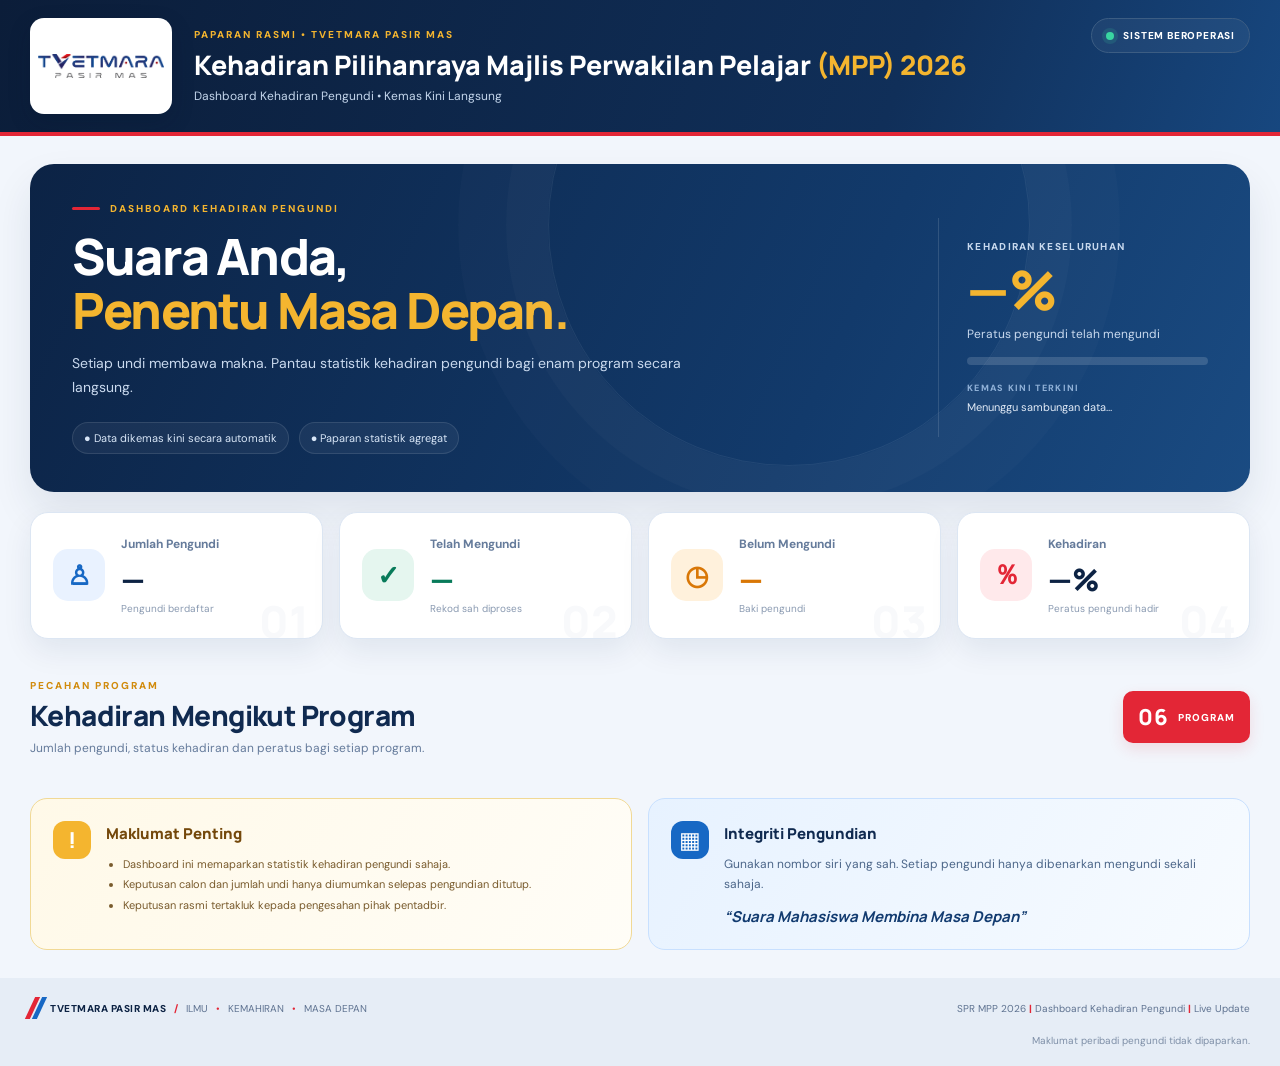
<file: index.html>
<!doctype html>
<html lang="ms">
<head>
<meta charset="utf-8"><meta name="viewport" content="width=device-width,initial-scale=1">
<meta name="theme-color" content="#102d57">
<title>Kehadiran Pilihanraya Majlis Perwakilan Pelajar (MPP) 2026 | TVETMARA Pasir Mas</title>
<link rel="preconnect" href="https://fonts.googleapis.com"><link rel="preconnect" href="https://fonts.gstatic.com" crossorigin>
<link href="https://fonts.googleapis.com/css2?family=DM+Sans:wght@400;500;600;700&family=Manrope:wght@400;500;600;700;800&display=swap" rel="stylesheet">
<link rel="stylesheet" href="style.css">
<link rel="icon" href="./favicon.ico" sizes="any">
<link rel="icon" type="image/png" href="./favicon.png">
<link rel="apple-touch-icon" href="./apple-touch-icon.png">
</head>
<body>
<header class="topbar"><div class="brand">
  <div class="logo-wrap"><img class="official-logo" src="assets/logo-tvetmara-pasir-mas.png" alt="Logo rasmi TVETMARA Pasir Mas" onerror="this.style.display='none';document.getElementById('logoFallback').style.display='grid';">
  <div class="logo-fallback" id="logoFallback">TVET<span>MARA</span><small>PASIR MAS</small></div></div>
  <div class="brand-copy"><p class="eyebrow">PAPARAN RASMI • TVETMARA PASIR MAS</p>
  <h1>Kehadiran Pilihanraya Majlis Perwakilan Pelajar <span>(MPP) 2026</span></h1>
  <p class="subtitle">Dashboard Kehadiran Pengundi • Kemas Kini Langsung</p></div>
  <div class="live-pill"><span class="pulse"></span>SISTEM BEROPERASI</div>
</div></header>
<main class="dashboard">
<section class="hero"><div class="hero-copy"><div class="hero-kicker"><span class="kicker-line"></span>DASHBOARD KEHADIRAN PENGUNDI</div>
<h2>Suara Anda,<br><span>Penentu Masa Depan.</span></h2>
<p>Setiap undi membawa makna. Pantau statistik kehadiran pengundi bagi enam program secara langsung.</p>
<div class="hero-badges"><span>● Data dikemas kini secara automatik</span><span>● Paparan statistik agregat</span></div></div>
<aside class="hero-side"><div class="hero-side-label">KEHADIRAN KESELURUHAN</div><div class="big-number" id="overallRate">—%</div>
<div class="muted">Peratus pengundi telah mengundi</div><div class="progress"><span id="overallProgress"></span></div>
<div class="updated-label">KEMAS KINI TERKINI</div><div class="small" id="updatedAt">Menunggu sambungan data…</div></aside>
</section>
<section class="stats-grid" aria-label="Statistik keseluruhan">
<article class="stat-card stat-blue"><div class="stat-icon">♙</div><div><div class="stat-label">Jumlah Pengundi</div><div class="stat-value" id="totalVoters">—</div><div class="stat-note">Pengundi berdaftar</div></div><div class="stat-watermark">01</div></article>
<article class="stat-card stat-green"><div class="stat-icon">✓</div><div><div class="stat-label">Telah Mengundi</div><div class="stat-value green" id="voted">—</div><div class="stat-note">Rekod sah diproses</div></div><div class="stat-watermark">02</div></article>
<article class="stat-card stat-orange"><div class="stat-icon">◷</div><div><div class="stat-label">Belum Mengundi</div><div class="stat-value amber" id="notVoted">—</div><div class="stat-note">Baki pengundi</div></div><div class="stat-watermark">03</div></article>
<article class="stat-card stat-red"><div class="stat-icon">％</div><div><div class="stat-label">Kehadiran</div><div class="stat-value" id="rate">—%</div><div class="stat-note">Peratus pengundi hadir</div></div><div class="stat-watermark">04</div></article>
</section>
<section class="section-head"><div><p class="eyebrow section-eyebrow">PECAHAN PROGRAM</p><h2>Kehadiran Mengikut Program</h2><p class="section-description">Jumlah pengundi, status kehadiran dan peratus bagi setiap program.</p></div><span class="program-count"><strong>06</strong> PROGRAM</span></section>
<section class="program-grid" id="programGrid" aria-label="Kehadiran mengikut program"></section>
<section class="bottom-panels">
<article class="notice"><div class="notice-icon">!</div><div><h3>Maklumat Penting</h3><ul><li>Dashboard ini memaparkan statistik kehadiran pengundi sahaja.</li><li>Keputusan calon dan jumlah undi hanya diumumkan selepas pengundian ditutup.</li><li>Keputusan rasmi tertakluk kepada pengesahan pihak pentadbir.</li></ul></div></article>
<article class="voting-panel"><div class="calendar-icon">▦</div><div><h3>Integriti Pengundian</h3><p>Gunakan nombor siri yang sah. Setiap pengundi hanya dibenarkan mengundi sekali sahaja.</p><span class="quote">“Suara Mahasiswa Membina Masa Depan”</span></div></article>
</section></main>
<footer class="footer"><div class="footer-brand"><span class="footer-slash"></span><strong>TVETMARA PASIR MAS</strong><span class="footer-divider">/</span> ILMU <i>•</i> KEMAHIRAN <i>•</i> MASA DEPAN</div>
<div>SPR MPP 2026 <span class="footer-divider">|</span> Dashboard Kehadiran Pengundi <span class="footer-divider">|</span> Live Update</div>
<p class="privacy-note">Maklumat peribadi pengundi tidak dipaparkan.</p></footer>
<script src="app.js"></script>
</body></html>
</file>
<file: style.css>
:root{--navy:#0d2344;--navy2:#123b70;--blue:#1768c4;--red:#e32636;--gold:#f4b52f;--ink:#102a50;--muted:#657b9b;--bg:#f2f6fc;--line:#dce6f3;--green:#087b5a;--orange:#d97706;--shadow:0 12px 30px rgba(16,42,80,.08)}
*{box-sizing:border-box}html{scroll-behavior:smooth}body{margin:0;background:var(--bg);color:var(--ink);font-family:"DM Sans",Arial,sans-serif}
.topbar{background:linear-gradient(110deg,#0b1d39,#102f59 70%,#17477f);color:#fff;border-bottom:4px solid var(--red);position:relative;overflow:hidden}.brand{max-width:1440px;margin:auto;padding:18px 30px;display:flex;align-items:center;gap:22px}
.logo-wrap{flex:0 0 142px;width:142px;height:96px;background:#fff;border-radius:14px;padding:8px;display:flex;align-items:center;justify-content:center;box-shadow:0 8px 22px #06162b30}.official-logo{max-width:100%;max-height:100%;object-fit:contain}.logo-fallback{display:none;width:100%;height:100%;place-content:center;text-align:center;font-family:Manrope,sans-serif;font-weight:800;font-size:20px;line-height:1;color:#123b70;letter-spacing:-1px}.logo-fallback span{color:#e32636}.logo-fallback small{display:block;font-size:10px;letter-spacing:3px;margin-top:6px;color:#123b70}
.brand-copy{min-width:0;max-width:900px}.eyebrow{font-size:10px;letter-spacing:2px;font-weight:800;color:var(--gold);margin:0 0 8px}.brand h1{font:800 clamp(19px,2.1vw,30px)/1.22 Manrope,sans-serif;margin:0;color:#fff;max-width:920px}.brand h1 span{color:var(--gold)}.subtitle{font-size:12px;color:#c4d6ec;margin:7px 0 0}
.live-pill{margin-left:auto;align-self:flex-start;display:flex;align-items:center;gap:9px;border:1px solid #3c5d83;background:#ffffff0c;border-radius:30px;padding:10px 14px;font-size:10px;letter-spacing:.8px;font-weight:800;white-space:nowrap}.pulse{width:8px;height:8px;background:#39d6a1;border-radius:50%;box-shadow:0 0 0 4px #39d6a125;animation:pulse 2s infinite}@keyframes pulse{50%{box-shadow:0 0 0 8px #39d6a100}}
.dashboard{max-width:1440px;margin:28px auto 0;padding:0 30px}.hero{position:relative;overflow:hidden;display:grid;grid-template-columns:minmax(0,1fr) 270px;gap:30px;align-items:center;background:linear-gradient(115deg,#0c2345,#123a6b 65%,#1a4b82);border-radius:24px;padding:38px 42px;color:#fff;box-shadow:0 20px 40px #102b4d18}
.hero:before{content:"";position:absolute;right:220px;top:-180px;width:480px;height:480px;border:1px solid #ffffff12;border-radius:50%;box-shadow:0 0 0 42px #ffffff05,0 0 0 90px #ffffff04;pointer-events:none}.hero-kicker{font-size:10px;letter-spacing:2px;font-weight:800;color:var(--gold);display:flex;align-items:center;gap:10px;margin-bottom:14px}.kicker-line{width:28px;height:3px;background:var(--red);display:inline-block;border-radius:3px}
.hero h2{font:800 clamp(30px,4vw,50px)/1.08 Manrope,sans-serif;margin:0 0 15px;letter-spacing:-1.8px}.hero h2 span{color:var(--gold)}.hero-copy>p{max-width:650px;color:#c9d9ee;font-size:14px;line-height:1.7;margin:0}.hero-badges{display:flex;flex-wrap:wrap;gap:10px;margin-top:22px;color:#d8e6f7;font-size:11px}.hero-badges span{background:#ffffff0d;border:1px solid #ffffff1b;padding:8px 11px;border-radius:20px}
.hero-side{position:relative;padding:22px 0 22px 28px;border-left:1px solid #ffffff20}.hero-side-label,.updated-label{font-size:10px;font-weight:800;letter-spacing:1.3px;color:#c8d9ee}.big-number{font:800 54px/1.2 Manrope,sans-serif;color:var(--gold);margin:4px 0}.muted{font-size:12px;color:#c8d9ee}.progress{height:8px;border-radius:20px;background:#ffffff25;margin:15px 0 17px;overflow:hidden}.progress span{display:block;height:100%;width:0;background:linear-gradient(90deg,#f4b52f,#ffda78);border-radius:20px;transition:width .6s}.updated-label{font-size:9px;color:#90b1d7;margin-bottom:5px}.small{font-size:11px;color:#e2ebf7;line-height:1.5}
.stats-grid{display:grid;grid-template-columns:repeat(4,minmax(0,1fr));gap:16px;margin:20px 0 40px}.stat-card{position:relative;display:flex;align-items:center;gap:16px;overflow:hidden;background:#fff;border:1px solid var(--line);border-radius:18px;padding:23px 22px;box-shadow:var(--shadow);min-width:0;transition:transform .2s,box-shadow .2s}.stat-card:hover,.program-card:hover{transform:translateY(-3px);box-shadow:0 16px 34px #102a5015}
.stat-icon{width:52px;height:52px;flex:0 0 52px;display:grid;place-items:center;border-radius:15px;background:#e9f2ff;color:var(--blue);font-size:27px;font-weight:800}.stat-green .stat-icon{background:#e5f6ef;color:var(--green)}.stat-orange .stat-icon{background:#fff1dc;color:var(--orange)}.stat-red .stat-icon{background:#ffe9eb;color:var(--red)}
.stat-label{font-size:12px;color:var(--muted);font-weight:700;white-space:nowrap}.stat-value{font:800 clamp(25px,2.4vw,34px)/1.25 Manrope,sans-serif;margin:8px 0 4px;color:var(--navy)}.stat-value.green{color:var(--green)}.stat-value.amber{color:var(--orange)}.stat-note{font-size:10px;color:#8a9ab1}.stat-watermark{position:absolute;right:13px;bottom:-13px;font:800 44px Manrope;color:#123b7008;pointer-events:none}
.section-head{display:flex;align-items:center;justify-content:space-between;gap:20px;margin-bottom:18px}.section-eyebrow{color:#d18b0d;margin-bottom:7px}.section-head h2{font:800 clamp(21px,2.5vw,28px)/1.2 Manrope,sans-serif;margin:0;letter-spacing:-.6px}.section-description{font-size:12px;color:var(--muted);margin:7px 0 0}.program-count{display:flex;align-items:center;gap:9px;padding:11px 15px;border-radius:10px;background:var(--red);color:#fff;font-size:10px;font-weight:800;letter-spacing:1px;white-space:nowrap;box-shadow:0 6px 15px #e3263622}.program-count strong{font:800 22px Manrope}
.program-grid{display:grid;grid-template-columns:repeat(3,minmax(0,1fr));gap:16px}.program-card{position:relative;background:#fff;border:1px solid var(--line);border-radius:18px;padding:22px;box-shadow:0 5px 18px #102a5007;min-width:0;transition:transform .2s,box-shadow .2s}.program-card:before{content:"";position:absolute;left:0;top:22px;bottom:22px;width:4px;border-radius:0 5px 5px 0;background:var(--program-accent,var(--blue))}.program-top{display:flex;justify-content:space-between;align-items:center;gap:12px}.program-code{font:800 25px Manrope,sans-serif;color:var(--navy);letter-spacing:-.6px}.program-rate{font:800 25px Manrope;color:var(--green);white-space:nowrap}.program-meta{display:flex;justify-content:space-between;gap:12px;margin:17px 0 10px;font-size:11px;color:var(--muted)}.program-meta span:last-child{text-align:right}.bar{height:8px;background:#e9eef5;border-radius:20px;overflow:hidden}.bar span{display:block;width:0;height:100%;background:linear-gradient(90deg,#087b5a,#44c49b);border-radius:20px;transition:width .6s}.program-card .program-meta:last-child{margin:11px 0 0}
.bottom-panels{display:grid;grid-template-columns:1fr 1fr;gap:16px;margin:24px 0 28px}.notice,.voting-panel{display:flex;align-items:flex-start;gap:15px;padding:22px;border-radius:17px}.notice{border:1px solid #f1d995;background:linear-gradient(120deg,#fff9e8,#fffdf7);color:#74480b}.notice-icon{display:grid;place-items:center;flex:0 0 38px;width:38px;height:38px;border-radius:12px;background:var(--gold);color:#fff;font:800 22px Manrope}.notice h3,.voting-panel h3{font:800 15px Manrope;margin:2px 0 10px}.notice ul{margin:0;padding:0 0 0 17px;font-size:11px;line-height:1.9;color:#795b2d}
.voting-panel{background:linear-gradient(120deg,#e7f2ff,#f7fbff);border:1px solid #c8e0ff}.calendar-icon{display:grid;place-items:center;flex:0 0 38px;width:38px;height:38px;border-radius:12px;background:var(--blue);color:#fff;font-size:23px}.voting-panel p{font-size:12px;line-height:1.7;color:#4c6689;margin:0 0 12px}.quote{font:700 italic 15px Manrope;color:var(--navy2)}
.footer{display:flex;align-items:center;justify-content:space-between;gap:15px;flex-wrap:wrap;background:#e6edf6;padding:19px max(30px,calc((100vw - 1380px)/2));font-size:10px;color:#5e7290}.footer-brand{display:flex;align-items:center;gap:8px;flex-wrap:wrap}.footer-brand strong{color:var(--navy);font-weight:800;letter-spacing:.5px}.footer-slash{width:5px;height:22px;background:var(--red);transform:skew(-25deg);display:inline-block;box-shadow:7px 0 0 var(--blue);margin-right:7px}.footer-divider{color:var(--red);font-weight:800}.footer-brand i{font-style:normal;color:var(--red)}.privacy-note{width:100%;margin:0;text-align:right;color:#7e8fa7}
@media(max-width:1050px){.brand{gap:16px;padding:16px 22px}.logo-wrap{flex-basis:115px;width:115px;height:82px}.live-pill{font-size:9px}.dashboard{padding:0 22px}.hero{padding:30px;grid-template-columns:minmax(0,1fr) 230px}.stats-grid{grid-template-columns:repeat(2,minmax(0,1fr))}.program-grid{grid-template-columns:repeat(2,minmax(0,1fr))}.stat-value{font-size:30px}}
@media(max-width:650px){.brand{padding:14px;gap:12px;align-items:flex-start}.logo-wrap{flex-basis:74px;width:74px;height:68px;padding:5px;border-radius:10px}.logo-fallback{font-size:13px}.logo-fallback small{font-size:7px;letter-spacing:1px}.brand h1{font-size:17px}.brand .eyebrow{font-size:8px;letter-spacing:1px}.subtitle{font-size:10px;line-height:1.5}.live-pill{position:absolute;right:14px;bottom:10px;padding:6px 8px;font-size:8px}.brand-copy{padding-bottom:24px}.dashboard{padding:0 14px;margin-top:16px}.hero{display:block;padding:24px 20px;border-radius:18px}.hero h2{font-size:33px}.hero-copy>p{font-size:12px}.hero-badges{font-size:9px}.hero-side{margin-top:24px;padding:18px 0 0;border-left:0;border-top:1px solid #ffffff20}.big-number{font-size:43px}.stats-grid{gap:10px;margin:14px 0 30px}.stat-card{padding:14px 12px;gap:10px;border-radius:14px;align-items:flex-start}.stat-icon{width:35px;height:35px;flex-basis:35px;border-radius:10px;font-size:19px}.stat-label{font-size:10px;white-space:normal}.stat-value{font-size:24px;margin:7px 0 3px}.stat-note{font-size:9px}.stat-watermark{display:none}.section-head{align-items:flex-start}.section-head h2{font-size:20px}.section-description{font-size:10px;line-height:1.5}.program-count{padding:8px 10px;font-size:8px;gap:5px}.program-count strong{font-size:17px}.program-grid{grid-template-columns:1fr;gap:11px}.program-card{padding:18px}.program-code,.program-rate{font-size:22px}.program-meta{font-size:10px;margin:13px 0 9px}.bottom-panels{grid-template-columns:1fr;gap:11px;margin-top:18px}.notice,.voting-panel{padding:17px}.footer{padding:18px 14px;gap:12px;font-size:9px}.privacy-note{text-align:left}}
@media(prefers-reduced-motion:reduce){*,*:before,*:after{animation:none!important;transition:none!important;scroll-behavior:auto!important}}
</file>
